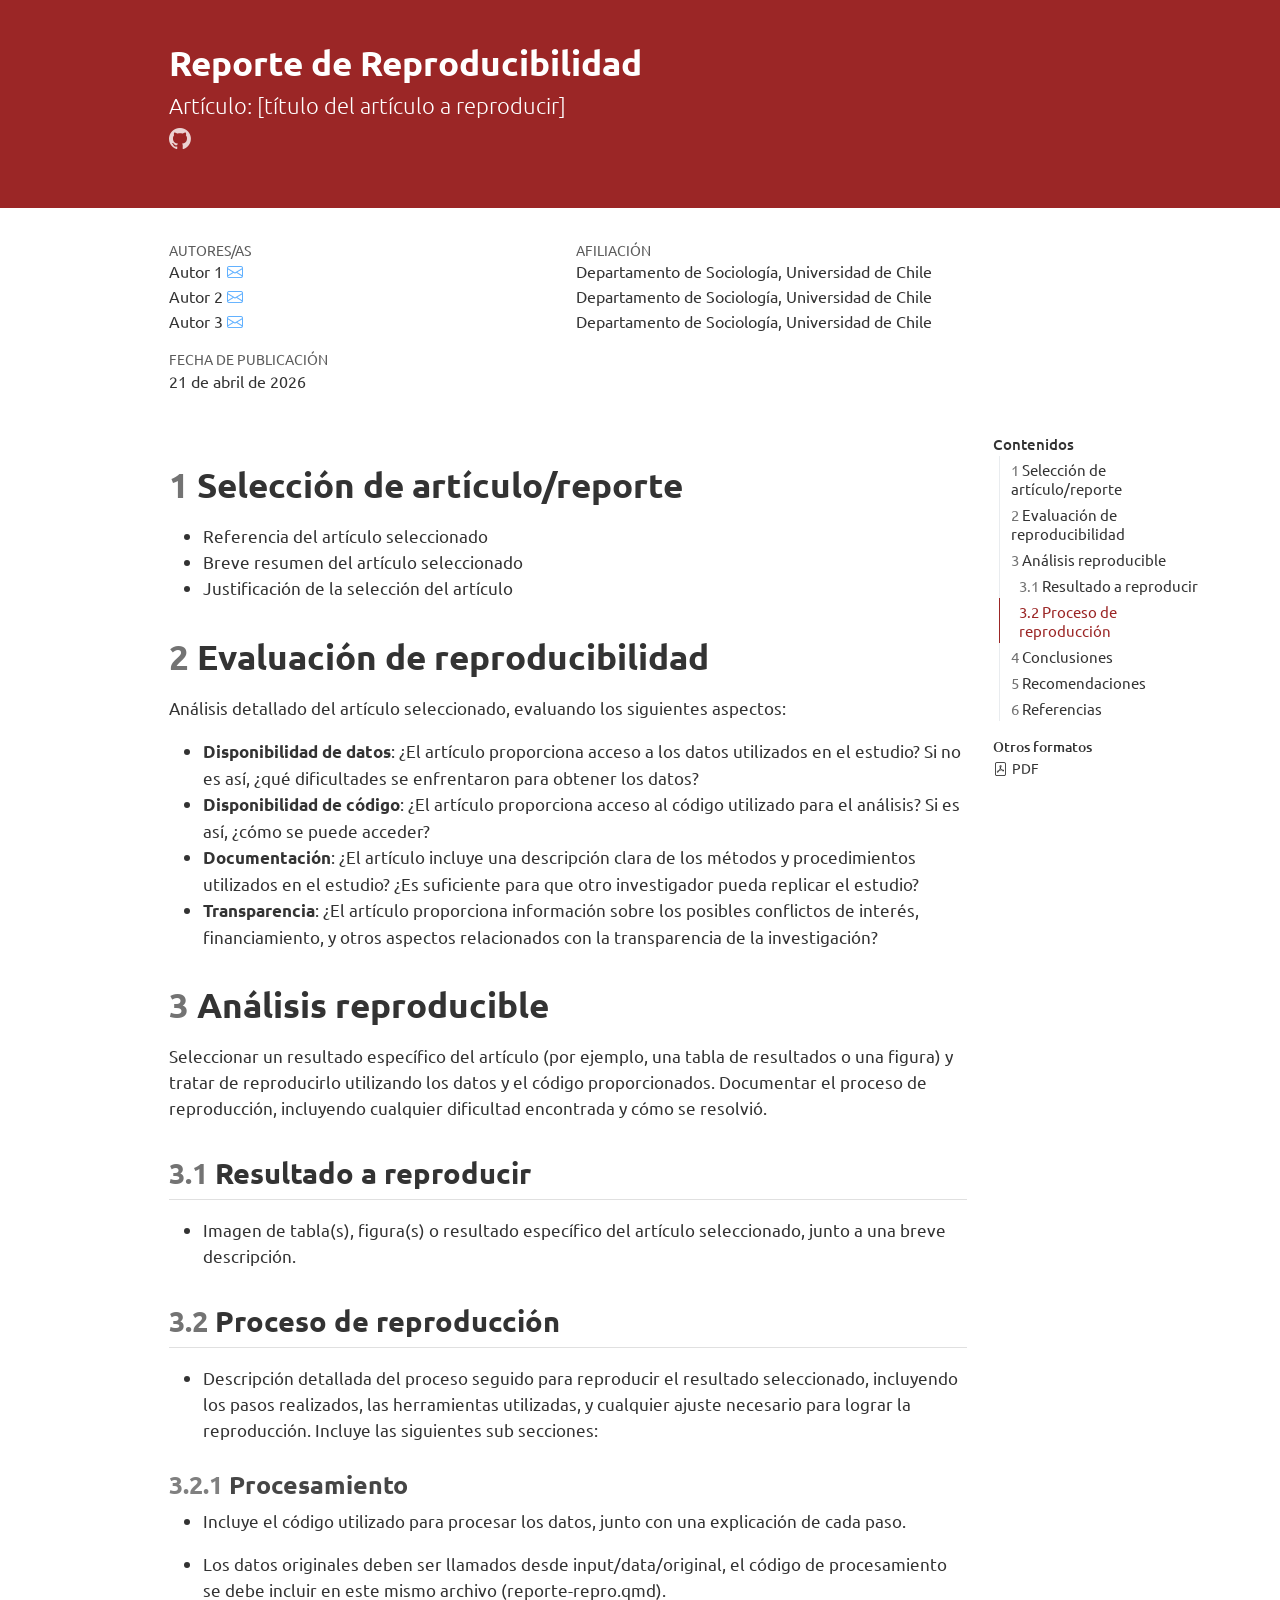
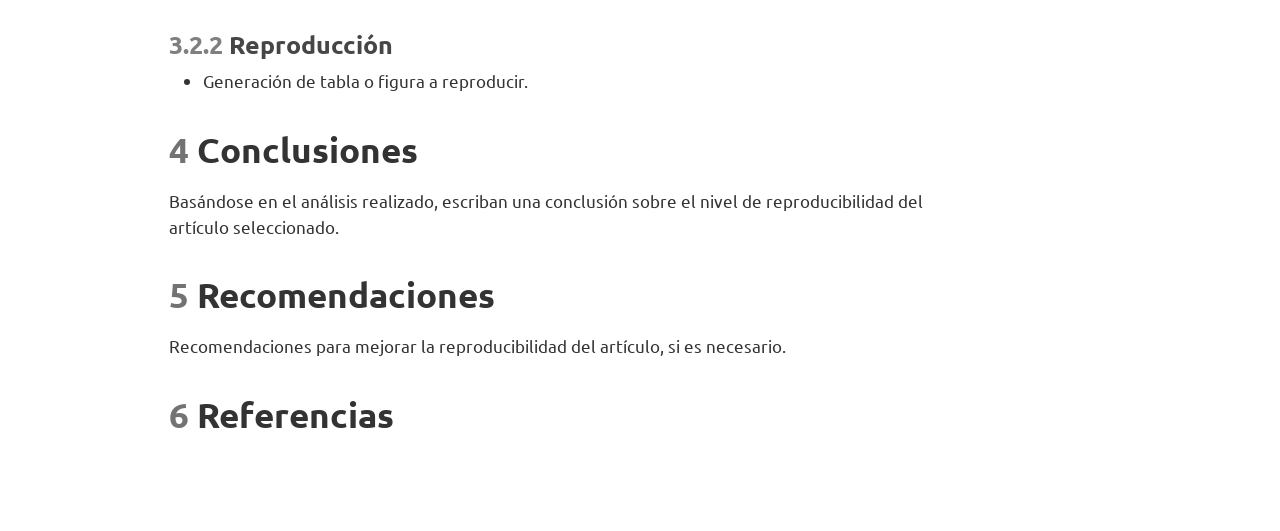
<file: index.html>
<!DOCTYPE html>
<html xmlns="http://www.w3.org/1999/xhtml" lang="es" xml:lang="es"><head>

<meta charset="utf-8">
<meta name="generator" content="quarto-1.7.33">

<meta name="viewport" content="width=device-width, initial-scale=1.0, user-scalable=yes">

<meta name="author" content="Autor 1">
<meta name="author" content="Autor 2">
<meta name="author" content="Autor 3">

<title>Reporte de Reproducibilidad</title>
<style>
code{white-space: pre-wrap;}
span.smallcaps{font-variant: small-caps;}
div.columns{display: flex; gap: min(4vw, 1.5em);}
div.column{flex: auto; overflow-x: auto;}
div.hanging-indent{margin-left: 1.5em; text-indent: -1.5em;}
ul.task-list{list-style: none;}
ul.task-list li input[type="checkbox"] {
  width: 0.8em;
  margin: 0 0.8em 0.2em -1em; /* quarto-specific, see https://github.com/quarto-dev/quarto-cli/issues/4556 */ 
  vertical-align: middle;
}
</style>


<script src="index_files/libs/clipboard/clipboard.min.js"></script>
<script src="index_files/libs/quarto-html/quarto.js" type="module"></script>
<script src="index_files/libs/quarto-html/tabsets/tabsets.js" type="module"></script>
<script src="index_files/libs/quarto-html/popper.min.js"></script>
<script src="index_files/libs/quarto-html/tippy.umd.min.js"></script>
<script src="index_files/libs/quarto-html/anchor.min.js"></script>
<link href="index_files/libs/quarto-html/tippy.css" rel="stylesheet">
<link href="index_files/libs/quarto-html/quarto-syntax-highlighting-ea385d0e468b0dd5ea5bf0780b1290d9.css" rel="stylesheet" id="quarto-text-highlighting-styles">
<script src="index_files/libs/bootstrap/bootstrap.min.js"></script>
<link href="index_files/libs/bootstrap/bootstrap-icons.css" rel="stylesheet">
<link href="index_files/libs/bootstrap/bootstrap-b832b01a31bc3ca4fdb8da1ffc392533.min.css" rel="stylesheet" append-hash="true" id="quarto-bootstrap" data-mode="light">
<style>
  h1.title {
    color: #ffffff !important;
  }
  .subtitle {
    color: #ffffff !important;
  }x
</style>


</head>

<body class="quarto-light">

<header id="title-block-header" class="quarto-title-block default page-columns page-full">
  <div class="quarto-title-banner page-columns page-full">
    <div class="quarto-title column-body">
      <h1 class="title">Reporte de Reproducibilidad</h1>
            <p class="subtitle lead">Artículo: [título del artículo a reproducir] <br><a href="https://github.com/data-soc/template-repro" target="_blank"><i class="bi bi-github"></i></a></p>
                      </div>
  </div>
    
  <div class="quarto-title-meta-author">
    <div class="quarto-title-meta-heading">Autores/as</div>
    <div class="quarto-title-meta-heading">Afiliación</div>
    
      <div class="quarto-title-meta-contents">
      <p class="author">Autor 1 <a href="mailto:mail@mail.com" class="quarto-title-author-email"><i class="bi bi-envelope"></i></a> </p>
    </div>
    <div class="quarto-title-meta-contents">
          <p class="affiliation">
              Departamento de Sociología, Universidad de Chile
            </p>
        </div>
      <div class="quarto-title-meta-contents">
      <p class="author">Autor 2 <a href="mailto:mail@mail.com" class="quarto-title-author-email"><i class="bi bi-envelope"></i></a> </p>
    </div>
    <div class="quarto-title-meta-contents">
          <p class="affiliation">
              Departamento de Sociología, Universidad de Chile
            </p>
        </div>
      <div class="quarto-title-meta-contents">
      <p class="author">Autor 3 <a href="mailto:mail@mail.com" class="quarto-title-author-email"><i class="bi bi-envelope"></i></a> </p>
    </div>
    <div class="quarto-title-meta-contents">
          <p class="affiliation">
              Departamento de Sociología, Universidad de Chile
            </p>
        </div>
    </div>

  <div class="quarto-title-meta">

        
      <div>
      <div class="quarto-title-meta-heading">Fecha de publicación</div>
      <div class="quarto-title-meta-contents">
        <p class="date">21 de abril de 2026</p>
      </div>
    </div>
    
      
    </div>
    
  
  </header><div id="quarto-content" class="page-columns page-rows-contents page-layout-article">
<div id="quarto-margin-sidebar" class="sidebar margin-sidebar">
  <nav id="TOC" role="doc-toc" class="toc-active" data-toc-expanded="2">
    <h2 id="toc-title">Contenidos</h2>
   
  <ul class="collapse">
  <li><a href="#selección-de-artículoreporte" id="toc-selección-de-artículoreporte" class="nav-link active" data-scroll-target="#selección-de-artículoreporte"><span class="header-section-number">1</span> Selección de artículo/reporte</a></li>
  <li><a href="#evaluación-de-reproducibilidad" id="toc-evaluación-de-reproducibilidad" class="nav-link" data-scroll-target="#evaluación-de-reproducibilidad"><span class="header-section-number">2</span> Evaluación de reproducibilidad</a></li>
  <li><a href="#análisis-reproducible" id="toc-análisis-reproducible" class="nav-link" data-scroll-target="#análisis-reproducible"><span class="header-section-number">3</span> Análisis reproducible</a>
  <ul class="collapse">
  <li><a href="#resultado-a-reproducir" id="toc-resultado-a-reproducir" class="nav-link" data-scroll-target="#resultado-a-reproducir"><span class="header-section-number">3.1</span> Resultado a reproducir</a></li>
  <li><a href="#proceso-de-reproducción" id="toc-proceso-de-reproducción" class="nav-link" data-scroll-target="#proceso-de-reproducción"><span class="header-section-number">3.2</span> Proceso de reproducción</a></li>
  </ul></li>
  <li><a href="#conclusiones" id="toc-conclusiones" class="nav-link" data-scroll-target="#conclusiones"><span class="header-section-number">4</span> Conclusiones</a></li>
  <li><a href="#recomendaciones" id="toc-recomendaciones" class="nav-link" data-scroll-target="#recomendaciones"><span class="header-section-number">5</span> Recomendaciones</a></li>
  <li><a href="#referencias" id="toc-referencias" class="nav-link" data-scroll-target="#referencias"><span class="header-section-number">6</span> Referencias</a></li>
  </ul>
<div class="quarto-alternate-formats"><h2>Otros formatos</h2><ul><li><a href="index.pdf"><i class="bi bi-file-pdf"></i>PDF</a></li></ul></div></nav>
</div>
<main class="content quarto-banner-title-block" id="quarto-document-content">





<section id="selección-de-artículoreporte" class="level1" data-number="1">
<h1 data-number="1"><span class="header-section-number">1</span> Selección de artículo/reporte</h1>
<ul>
<li>Referencia del artículo seleccionado</li>
<li>Breve resumen del artículo seleccionado</li>
<li>Justificación de la selección del artículo</li>
</ul>
</section>
<section id="evaluación-de-reproducibilidad" class="level1" data-number="2">
<h1 data-number="2"><span class="header-section-number">2</span> Evaluación de reproducibilidad</h1>
<p>Análisis detallado del artículo seleccionado, evaluando los siguientes aspectos:</p>
<ul>
<li><strong>Disponibilidad de datos</strong>: ¿El artículo proporciona acceso a los datos utilizados en el estudio? Si no es así, ¿qué dificultades se enfrentaron para obtener los datos?</li>
<li><strong>Disponibilidad de código</strong>: ¿El artículo proporciona acceso al código utilizado para el análisis? Si es así, ¿cómo se puede acceder?</li>
<li><strong>Documentación</strong>: ¿El artículo incluye una descripción clara de los métodos y procedimientos utilizados en el estudio? ¿Es suficiente para que otro investigador pueda replicar el estudio?</li>
<li><strong>Transparencia</strong>: ¿El artículo proporciona información sobre los posibles conflictos de interés, financiamiento, y otros aspectos relacionados con la transparencia de la investigación?</li>
</ul>
</section>
<section id="análisis-reproducible" class="level1" data-number="3">
<h1 data-number="3"><span class="header-section-number">3</span> Análisis reproducible</h1>
<p>Seleccionar un resultado específico del artículo (por ejemplo, una tabla de resultados o una figura) y tratar de reproducirlo utilizando los datos y el código proporcionados. Documentar el proceso de reproducción, incluyendo cualquier dificultad encontrada y cómo se resolvió.</p>
<section id="resultado-a-reproducir" class="level2" data-number="3.1">
<h2 data-number="3.1" class="anchored" data-anchor-id="resultado-a-reproducir"><span class="header-section-number">3.1</span> Resultado a reproducir</h2>
<ul>
<li>Imagen de tabla(s), figura(s) o resultado específico del artículo seleccionado, junto a una breve descripción.</li>
</ul>
</section>
<section id="proceso-de-reproducción" class="level2" data-number="3.2">
<h2 data-number="3.2" class="anchored" data-anchor-id="proceso-de-reproducción"><span class="header-section-number">3.2</span> Proceso de reproducción</h2>
<ul>
<li>Descripción detallada del proceso seguido para reproducir el resultado seleccionado, incluyendo los pasos realizados, las herramientas utilizadas, y cualquier ajuste necesario para lograr la reproducción. Incluye las siguientes sub secciones:</li>
</ul>
<section id="procesamiento" class="level3" data-number="3.2.1">
<h3 data-number="3.2.1" class="anchored" data-anchor-id="procesamiento"><span class="header-section-number">3.2.1</span> Procesamiento</h3>
<ul>
<li><p>Incluye el código utilizado para procesar los datos, junto con una explicación de cada paso.</p></li>
<li><p>Los datos originales deben ser llamados desde input/data/original, el código de procesamiento se debe incluir en este mismo archivo (reporte-repro.qmd).</p></li>
</ul>
</section>
<section id="reproducción" class="level3" data-number="3.2.2">
<h3 data-number="3.2.2" class="anchored" data-anchor-id="reproducción"><span class="header-section-number">3.2.2</span> Reproducción</h3>
<ul>
<li>Generación de tabla o figura a reproducir.</li>
</ul>
</section>
</section>
</section>
<section id="conclusiones" class="level1" data-number="4">
<h1 data-number="4"><span class="header-section-number">4</span> Conclusiones</h1>
<p>Basándose en el análisis realizado, escriban una conclusión sobre el nivel de reproducibilidad del artículo seleccionado.</p>
</section>
<section id="recomendaciones" class="level1" data-number="5">
<h1 data-number="5"><span class="header-section-number">5</span> Recomendaciones</h1>
<p>Recomendaciones para mejorar la reproducibilidad del artículo, si es necesario.</p>
</section>
<section id="referencias" class="level1" data-number="6">
<h1 data-number="6"><span class="header-section-number">6</span> Referencias</h1>
</section>

</main>
<!-- /main column -->
<script id="quarto-html-after-body" type="application/javascript">
  window.document.addEventListener("DOMContentLoaded", function (event) {
    const icon = "";
    const anchorJS = new window.AnchorJS();
    anchorJS.options = {
      placement: 'right',
      icon: icon
    };
    anchorJS.add('.anchored');
    const isCodeAnnotation = (el) => {
      for (const clz of el.classList) {
        if (clz.startsWith('code-annotation-')) {                     
          return true;
        }
      }
      return false;
    }
    const onCopySuccess = function(e) {
      // button target
      const button = e.trigger;
      // don't keep focus
      button.blur();
      // flash "checked"
      button.classList.add('code-copy-button-checked');
      var currentTitle = button.getAttribute("title");
      button.setAttribute("title", "Copiado");
      let tooltip;
      if (window.bootstrap) {
        button.setAttribute("data-bs-toggle", "tooltip");
        button.setAttribute("data-bs-placement", "left");
        button.setAttribute("data-bs-title", "Copiado");
        tooltip = new bootstrap.Tooltip(button, 
          { trigger: "manual", 
            customClass: "code-copy-button-tooltip",
            offset: [0, -8]});
        tooltip.show();    
      }
      setTimeout(function() {
        if (tooltip) {
          tooltip.hide();
          button.removeAttribute("data-bs-title");
          button.removeAttribute("data-bs-toggle");
          button.removeAttribute("data-bs-placement");
        }
        button.setAttribute("title", currentTitle);
        button.classList.remove('code-copy-button-checked');
      }, 1000);
      // clear code selection
      e.clearSelection();
    }
    const getTextToCopy = function(trigger) {
        const codeEl = trigger.previousElementSibling.cloneNode(true);
        for (const childEl of codeEl.children) {
          if (isCodeAnnotation(childEl)) {
            childEl.remove();
          }
        }
        return codeEl.innerText;
    }
    const clipboard = new window.ClipboardJS('.code-copy-button:not([data-in-quarto-modal])', {
      text: getTextToCopy
    });
    clipboard.on('success', onCopySuccess);
    if (window.document.getElementById('quarto-embedded-source-code-modal')) {
      const clipboardModal = new window.ClipboardJS('.code-copy-button[data-in-quarto-modal]', {
        text: getTextToCopy,
        container: window.document.getElementById('quarto-embedded-source-code-modal')
      });
      clipboardModal.on('success', onCopySuccess);
    }
      var localhostRegex = new RegExp(/^(?:http|https):\/\/localhost\:?[0-9]*\//);
      var mailtoRegex = new RegExp(/^mailto:/);
        var filterRegex = new RegExp('/' + window.location.host + '/');
      var isInternal = (href) => {
          return filterRegex.test(href) || localhostRegex.test(href) || mailtoRegex.test(href);
      }
      // Inspect non-navigation links and adorn them if external
     var links = window.document.querySelectorAll('a[href]:not(.nav-link):not(.navbar-brand):not(.toc-action):not(.sidebar-link):not(.sidebar-item-toggle):not(.pagination-link):not(.no-external):not([aria-hidden]):not(.dropdown-item):not(.quarto-navigation-tool):not(.about-link)');
      for (var i=0; i<links.length; i++) {
        const link = links[i];
        if (!isInternal(link.href)) {
          // undo the damage that might have been done by quarto-nav.js in the case of
          // links that we want to consider external
          if (link.dataset.originalHref !== undefined) {
            link.href = link.dataset.originalHref;
          }
        }
      }
    function tippyHover(el, contentFn, onTriggerFn, onUntriggerFn) {
      const config = {
        allowHTML: true,
        maxWidth: 500,
        delay: 100,
        arrow: false,
        appendTo: function(el) {
            return el.parentElement;
        },
        interactive: true,
        interactiveBorder: 10,
        theme: 'quarto',
        placement: 'bottom-start',
      };
      if (contentFn) {
        config.content = contentFn;
      }
      if (onTriggerFn) {
        config.onTrigger = onTriggerFn;
      }
      if (onUntriggerFn) {
        config.onUntrigger = onUntriggerFn;
      }
      window.tippy(el, config); 
    }
    const noterefs = window.document.querySelectorAll('a[role="doc-noteref"]');
    for (var i=0; i<noterefs.length; i++) {
      const ref = noterefs[i];
      tippyHover(ref, function() {
        // use id or data attribute instead here
        let href = ref.getAttribute('data-footnote-href') || ref.getAttribute('href');
        try { href = new URL(href).hash; } catch {}
        const id = href.replace(/^#\/?/, "");
        const note = window.document.getElementById(id);
        if (note) {
          return note.innerHTML;
        } else {
          return "";
        }
      });
    }
    const xrefs = window.document.querySelectorAll('a.quarto-xref');
    const processXRef = (id, note) => {
      // Strip column container classes
      const stripColumnClz = (el) => {
        el.classList.remove("page-full", "page-columns");
        if (el.children) {
          for (const child of el.children) {
            stripColumnClz(child);
          }
        }
      }
      stripColumnClz(note)
      if (id === null || id.startsWith('sec-')) {
        // Special case sections, only their first couple elements
        const container = document.createElement("div");
        if (note.children && note.children.length > 2) {
          container.appendChild(note.children[0].cloneNode(true));
          for (let i = 1; i < note.children.length; i++) {
            const child = note.children[i];
            if (child.tagName === "P" && child.innerText === "") {
              continue;
            } else {
              container.appendChild(child.cloneNode(true));
              break;
            }
          }
          if (window.Quarto?.typesetMath) {
            window.Quarto.typesetMath(container);
          }
          return container.innerHTML
        } else {
          if (window.Quarto?.typesetMath) {
            window.Quarto.typesetMath(note);
          }
          return note.innerHTML;
        }
      } else {
        // Remove any anchor links if they are present
        const anchorLink = note.querySelector('a.anchorjs-link');
        if (anchorLink) {
          anchorLink.remove();
        }
        if (window.Quarto?.typesetMath) {
          window.Quarto.typesetMath(note);
        }
        if (note.classList.contains("callout")) {
          return note.outerHTML;
        } else {
          return note.innerHTML;
        }
      }
    }
    for (var i=0; i<xrefs.length; i++) {
      const xref = xrefs[i];
      tippyHover(xref, undefined, function(instance) {
        instance.disable();
        let url = xref.getAttribute('href');
        let hash = undefined; 
        if (url.startsWith('#')) {
          hash = url;
        } else {
          try { hash = new URL(url).hash; } catch {}
        }
        if (hash) {
          const id = hash.replace(/^#\/?/, "");
          const note = window.document.getElementById(id);
          if (note !== null) {
            try {
              const html = processXRef(id, note.cloneNode(true));
              instance.setContent(html);
            } finally {
              instance.enable();
              instance.show();
            }
          } else {
            // See if we can fetch this
            fetch(url.split('#')[0])
            .then(res => res.text())
            .then(html => {
              const parser = new DOMParser();
              const htmlDoc = parser.parseFromString(html, "text/html");
              const note = htmlDoc.getElementById(id);
              if (note !== null) {
                const html = processXRef(id, note);
                instance.setContent(html);
              } 
            }).finally(() => {
              instance.enable();
              instance.show();
            });
          }
        } else {
          // See if we can fetch a full url (with no hash to target)
          // This is a special case and we should probably do some content thinning / targeting
          fetch(url)
          .then(res => res.text())
          .then(html => {
            const parser = new DOMParser();
            const htmlDoc = parser.parseFromString(html, "text/html");
            const note = htmlDoc.querySelector('main.content');
            if (note !== null) {
              // This should only happen for chapter cross references
              // (since there is no id in the URL)
              // remove the first header
              if (note.children.length > 0 && note.children[0].tagName === "HEADER") {
                note.children[0].remove();
              }
              const html = processXRef(null, note);
              instance.setContent(html);
            } 
          }).finally(() => {
            instance.enable();
            instance.show();
          });
        }
      }, function(instance) {
      });
    }
        let selectedAnnoteEl;
        const selectorForAnnotation = ( cell, annotation) => {
          let cellAttr = 'data-code-cell="' + cell + '"';
          let lineAttr = 'data-code-annotation="' +  annotation + '"';
          const selector = 'span[' + cellAttr + '][' + lineAttr + ']';
          return selector;
        }
        const selectCodeLines = (annoteEl) => {
          const doc = window.document;
          const targetCell = annoteEl.getAttribute("data-target-cell");
          const targetAnnotation = annoteEl.getAttribute("data-target-annotation");
          const annoteSpan = window.document.querySelector(selectorForAnnotation(targetCell, targetAnnotation));
          const lines = annoteSpan.getAttribute("data-code-lines").split(",");
          const lineIds = lines.map((line) => {
            return targetCell + "-" + line;
          })
          let top = null;
          let height = null;
          let parent = null;
          if (lineIds.length > 0) {
              //compute the position of the single el (top and bottom and make a div)
              const el = window.document.getElementById(lineIds[0]);
              top = el.offsetTop;
              height = el.offsetHeight;
              parent = el.parentElement.parentElement;
            if (lineIds.length > 1) {
              const lastEl = window.document.getElementById(lineIds[lineIds.length - 1]);
              const bottom = lastEl.offsetTop + lastEl.offsetHeight;
              height = bottom - top;
            }
            if (top !== null && height !== null && parent !== null) {
              // cook up a div (if necessary) and position it 
              let div = window.document.getElementById("code-annotation-line-highlight");
              if (div === null) {
                div = window.document.createElement("div");
                div.setAttribute("id", "code-annotation-line-highlight");
                div.style.position = 'absolute';
                parent.appendChild(div);
              }
              div.style.top = top - 2 + "px";
              div.style.height = height + 4 + "px";
              div.style.left = 0;
              let gutterDiv = window.document.getElementById("code-annotation-line-highlight-gutter");
              if (gutterDiv === null) {
                gutterDiv = window.document.createElement("div");
                gutterDiv.setAttribute("id", "code-annotation-line-highlight-gutter");
                gutterDiv.style.position = 'absolute';
                const codeCell = window.document.getElementById(targetCell);
                const gutter = codeCell.querySelector('.code-annotation-gutter');
                gutter.appendChild(gutterDiv);
              }
              gutterDiv.style.top = top - 2 + "px";
              gutterDiv.style.height = height + 4 + "px";
            }
            selectedAnnoteEl = annoteEl;
          }
        };
        const unselectCodeLines = () => {
          const elementsIds = ["code-annotation-line-highlight", "code-annotation-line-highlight-gutter"];
          elementsIds.forEach((elId) => {
            const div = window.document.getElementById(elId);
            if (div) {
              div.remove();
            }
          });
          selectedAnnoteEl = undefined;
        };
          // Handle positioning of the toggle
      window.addEventListener(
        "resize",
        throttle(() => {
          elRect = undefined;
          if (selectedAnnoteEl) {
            selectCodeLines(selectedAnnoteEl);
          }
        }, 10)
      );
      function throttle(fn, ms) {
      let throttle = false;
      let timer;
        return (...args) => {
          if(!throttle) { // first call gets through
              fn.apply(this, args);
              throttle = true;
          } else { // all the others get throttled
              if(timer) clearTimeout(timer); // cancel #2
              timer = setTimeout(() => {
                fn.apply(this, args);
                timer = throttle = false;
              }, ms);
          }
        };
      }
        // Attach click handler to the DT
        const annoteDls = window.document.querySelectorAll('dt[data-target-cell]');
        for (const annoteDlNode of annoteDls) {
          annoteDlNode.addEventListener('click', (event) => {
            const clickedEl = event.target;
            if (clickedEl !== selectedAnnoteEl) {
              unselectCodeLines();
              const activeEl = window.document.querySelector('dt[data-target-cell].code-annotation-active');
              if (activeEl) {
                activeEl.classList.remove('code-annotation-active');
              }
              selectCodeLines(clickedEl);
              clickedEl.classList.add('code-annotation-active');
            } else {
              // Unselect the line
              unselectCodeLines();
              clickedEl.classList.remove('code-annotation-active');
            }
          });
        }
    const findCites = (el) => {
      const parentEl = el.parentElement;
      if (parentEl) {
        const cites = parentEl.dataset.cites;
        if (cites) {
          return {
            el,
            cites: cites.split(' ')
          };
        } else {
          return findCites(el.parentElement)
        }
      } else {
        return undefined;
      }
    };
    var bibliorefs = window.document.querySelectorAll('a[role="doc-biblioref"]');
    for (var i=0; i<bibliorefs.length; i++) {
      const ref = bibliorefs[i];
      const citeInfo = findCites(ref);
      if (citeInfo) {
        tippyHover(citeInfo.el, function() {
          var popup = window.document.createElement('div');
          citeInfo.cites.forEach(function(cite) {
            var citeDiv = window.document.createElement('div');
            citeDiv.classList.add('hanging-indent');
            citeDiv.classList.add('csl-entry');
            var biblioDiv = window.document.getElementById('ref-' + cite);
            if (biblioDiv) {
              citeDiv.innerHTML = biblioDiv.innerHTML;
            }
            popup.appendChild(citeDiv);
          });
          return popup.innerHTML;
        });
      }
    }
  });
  </script>
</div> <!-- /content -->




</body></html>
</file>
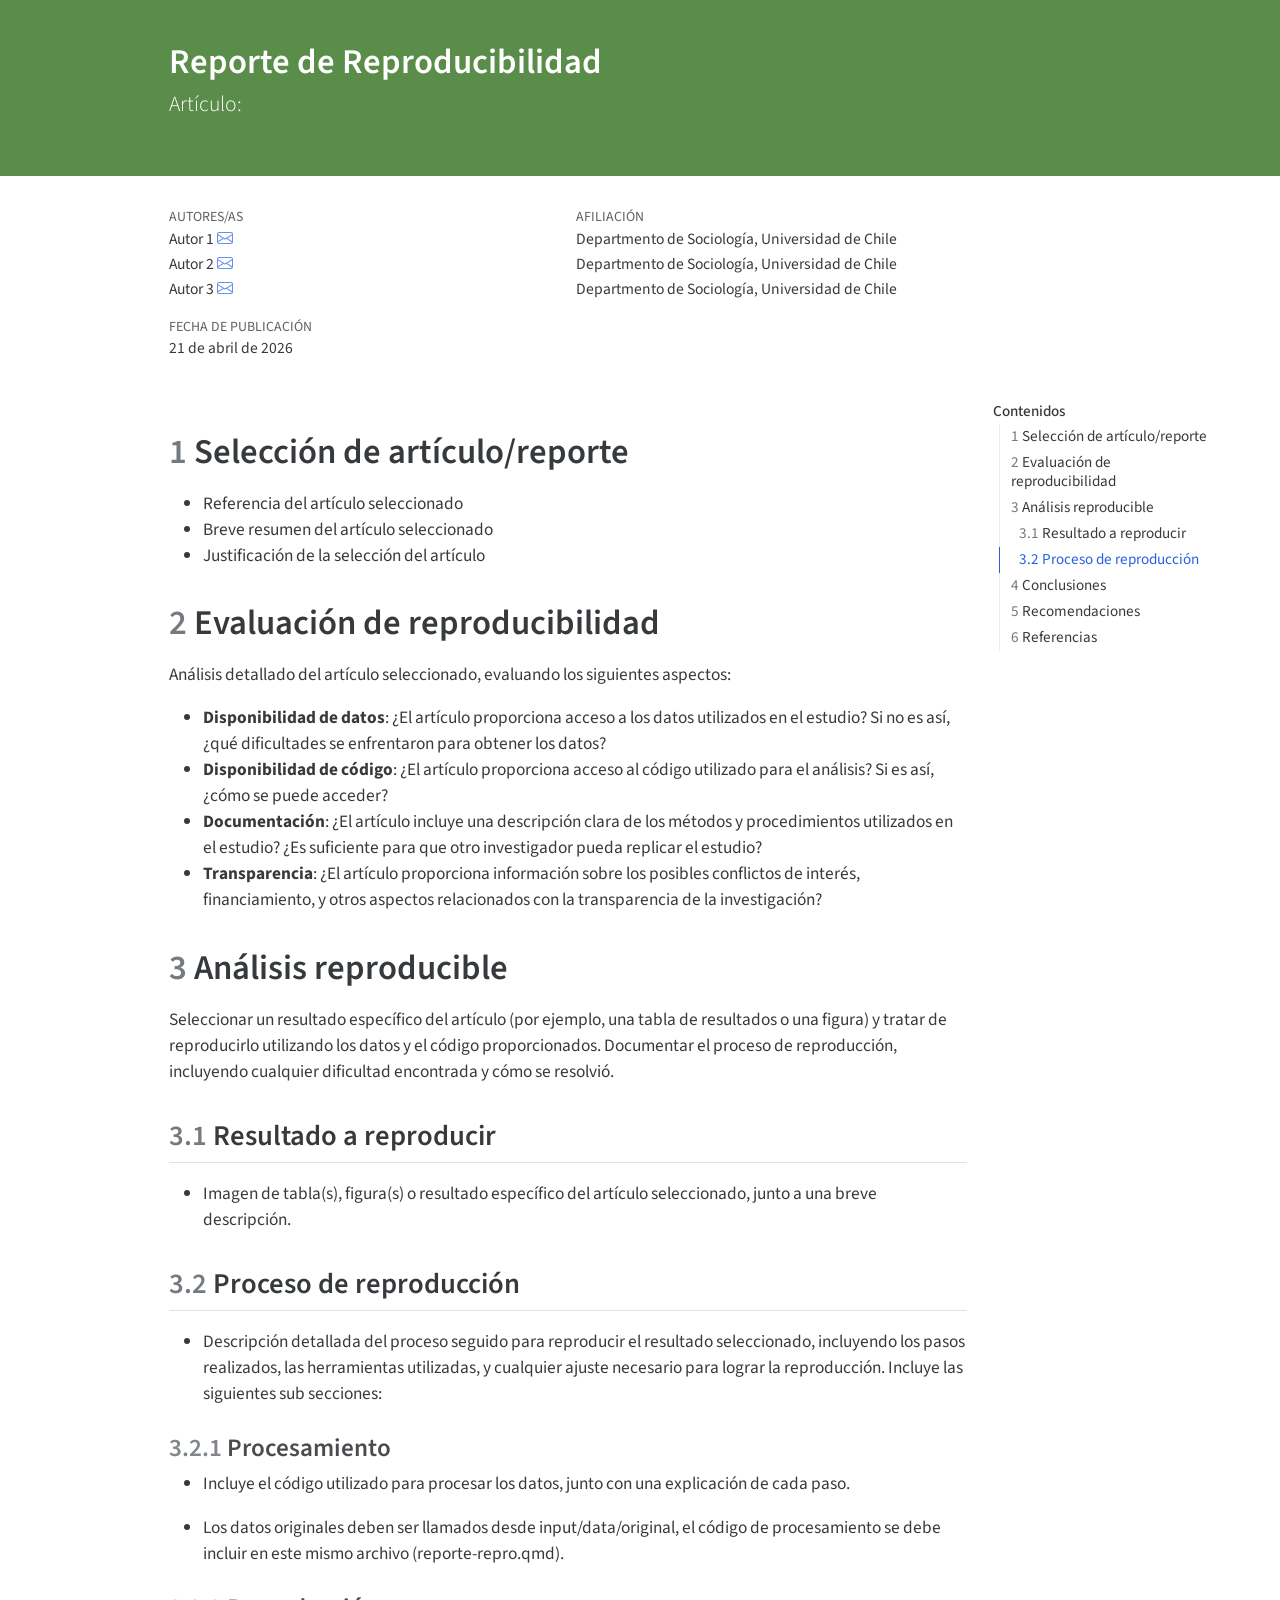
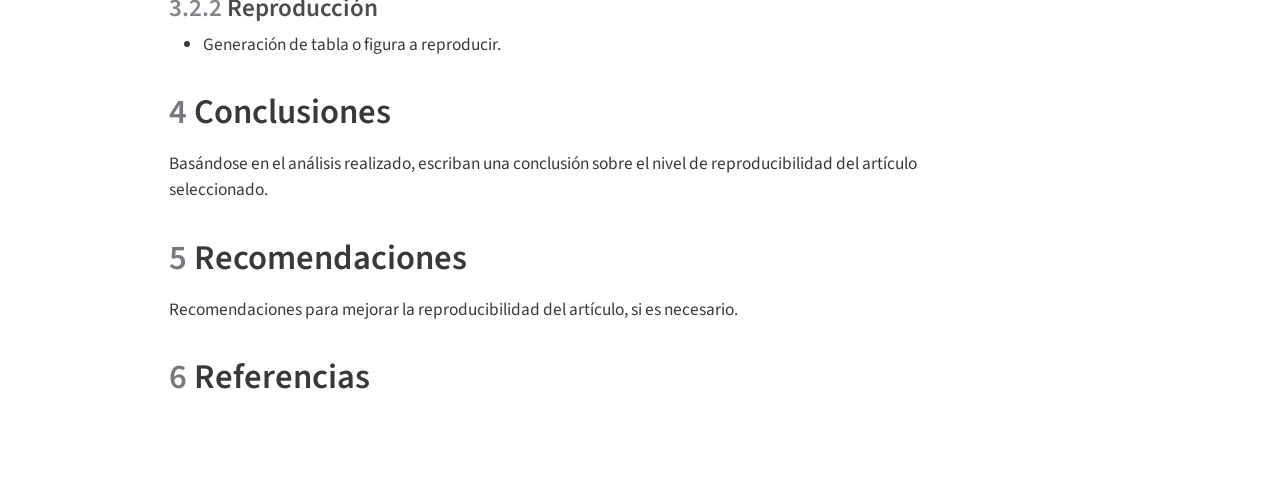
<file: reporte-repro.html>
<!DOCTYPE html>
<html xmlns="http://www.w3.org/1999/xhtml" lang="es" xml:lang="es"><head>

<meta charset="utf-8">
<meta name="generator" content="quarto-1.7.33">

<meta name="viewport" content="width=device-width, initial-scale=1.0, user-scalable=yes">

<meta name="author" content="Autor 1">
<meta name="author" content="Autor 2">
<meta name="author" content="Autor 3">

<title>Reporte de Reproducibilidad</title>
<style>
code{white-space: pre-wrap;}
span.smallcaps{font-variant: small-caps;}
div.columns{display: flex; gap: min(4vw, 1.5em);}
div.column{flex: auto; overflow-x: auto;}
div.hanging-indent{margin-left: 1.5em; text-indent: -1.5em;}
ul.task-list{list-style: none;}
ul.task-list li input[type="checkbox"] {
  width: 0.8em;
  margin: 0 0.8em 0.2em -1em; /* quarto-specific, see https://github.com/quarto-dev/quarto-cli/issues/4556 */ 
  vertical-align: middle;
}
</style>


<script src="reporte-repro_files/libs/clipboard/clipboard.min.js"></script>
<script src="reporte-repro_files/libs/quarto-html/quarto.js" type="module"></script>
<script src="reporte-repro_files/libs/quarto-html/tabsets/tabsets.js" type="module"></script>
<script src="reporte-repro_files/libs/quarto-html/popper.min.js"></script>
<script src="reporte-repro_files/libs/quarto-html/tippy.umd.min.js"></script>
<script src="reporte-repro_files/libs/quarto-html/anchor.min.js"></script>
<link href="reporte-repro_files/libs/quarto-html/tippy.css" rel="stylesheet">
<link href="reporte-repro_files/libs/quarto-html/quarto-syntax-highlighting-ea385d0e468b0dd5ea5bf0780b1290d9.css" rel="stylesheet" id="quarto-text-highlighting-styles">
<script src="reporte-repro_files/libs/bootstrap/bootstrap.min.js"></script>
<link href="reporte-repro_files/libs/bootstrap/bootstrap-icons.css" rel="stylesheet">
<link href="reporte-repro_files/libs/bootstrap/bootstrap-88280a38b4e44a4f0accf89f1bceb87b.min.css" rel="stylesheet" append-hash="true" id="quarto-bootstrap" data-mode="light">
<style>

      .quarto-title-block .quarto-title-banner {
        background: #5a8d49;
      }
</style>
<style>
  h1.title {
    color: #ffffff !important;
  }
  .subtitle {
    color: #ffffff !important;
  }
</style>


</head>

<body class="quarto-light">

<header id="title-block-header" class="quarto-title-block default page-columns page-full">
  <div class="quarto-title-banner page-columns page-full">
    <div class="quarto-title column-body">
      <h1 class="title">Reporte de Reproducibilidad</h1>
            <p class="subtitle lead">Artículo:</p>
                      </div>
  </div>
    
  <div class="quarto-title-meta-author">
    <div class="quarto-title-meta-heading">Autores/as</div>
    <div class="quarto-title-meta-heading">Afiliación</div>
    
      <div class="quarto-title-meta-contents">
      <p class="author">Autor 1 <a href="mailto:mail@mail.com" class="quarto-title-author-email"><i class="bi bi-envelope"></i></a> </p>
    </div>
    <div class="quarto-title-meta-contents">
          <p class="affiliation">
              Departmento de Sociología, Universidad de Chile
            </p>
        </div>
      <div class="quarto-title-meta-contents">
      <p class="author">Autor 2 <a href="mailto:mail@mail.com" class="quarto-title-author-email"><i class="bi bi-envelope"></i></a> </p>
    </div>
    <div class="quarto-title-meta-contents">
          <p class="affiliation">
              Departmento de Sociología, Universidad de Chile
            </p>
        </div>
      <div class="quarto-title-meta-contents">
      <p class="author">Autor 3 <a href="mailto:mail@mail.com" class="quarto-title-author-email"><i class="bi bi-envelope"></i></a> </p>
    </div>
    <div class="quarto-title-meta-contents">
          <p class="affiliation">
              Departmento de Sociología, Universidad de Chile
            </p>
        </div>
    </div>

  <div class="quarto-title-meta">

        
      <div>
      <div class="quarto-title-meta-heading">Fecha de publicación</div>
      <div class="quarto-title-meta-contents">
        <p class="date">21 de abril de 2026</p>
      </div>
    </div>
    
      
    </div>
    
  
  </header><div id="quarto-content" class="page-columns page-rows-contents page-layout-article">
<div id="quarto-margin-sidebar" class="sidebar margin-sidebar">
  <nav id="TOC" role="doc-toc" class="toc-active" data-toc-expanded="2">
    <h2 id="toc-title">Contenidos</h2>
   
  <ul class="collapse">
  <li><a href="#selección-de-artículoreporte" id="toc-selección-de-artículoreporte" class="nav-link active" data-scroll-target="#selección-de-artículoreporte"><span class="header-section-number">1</span> Selección de artículo/reporte</a></li>
  <li><a href="#evaluación-de-reproducibilidad" id="toc-evaluación-de-reproducibilidad" class="nav-link" data-scroll-target="#evaluación-de-reproducibilidad"><span class="header-section-number">2</span> Evaluación de reproducibilidad</a></li>
  <li><a href="#análisis-reproducible" id="toc-análisis-reproducible" class="nav-link" data-scroll-target="#análisis-reproducible"><span class="header-section-number">3</span> Análisis reproducible</a>
  <ul class="collapse">
  <li><a href="#resultado-a-reproducir" id="toc-resultado-a-reproducir" class="nav-link" data-scroll-target="#resultado-a-reproducir"><span class="header-section-number">3.1</span> Resultado a reproducir</a></li>
  <li><a href="#proceso-de-reproducción" id="toc-proceso-de-reproducción" class="nav-link" data-scroll-target="#proceso-de-reproducción"><span class="header-section-number">3.2</span> Proceso de reproducción</a></li>
  </ul></li>
  <li><a href="#conclusiones" id="toc-conclusiones" class="nav-link" data-scroll-target="#conclusiones"><span class="header-section-number">4</span> Conclusiones</a></li>
  <li><a href="#recomendaciones" id="toc-recomendaciones" class="nav-link" data-scroll-target="#recomendaciones"><span class="header-section-number">5</span> Recomendaciones</a></li>
  <li><a href="#referencias" id="toc-referencias" class="nav-link" data-scroll-target="#referencias"><span class="header-section-number">6</span> Referencias</a></li>
  </ul>
</nav>
</div>
<main class="content quarto-banner-title-block" id="quarto-document-content">





<section id="selección-de-artículoreporte" class="level1" data-number="1">
<h1 data-number="1"><span class="header-section-number">1</span> Selección de artículo/reporte</h1>
<ul>
<li>Referencia del artículo seleccionado</li>
<li>Breve resumen del artículo seleccionado</li>
<li>Justificación de la selección del artículo</li>
</ul>
</section>
<section id="evaluación-de-reproducibilidad" class="level1" data-number="2">
<h1 data-number="2"><span class="header-section-number">2</span> Evaluación de reproducibilidad</h1>
<p>Análisis detallado del artículo seleccionado, evaluando los siguientes aspectos:</p>
<ul>
<li><strong>Disponibilidad de datos</strong>: ¿El artículo proporciona acceso a los datos utilizados en el estudio? Si no es así, ¿qué dificultades se enfrentaron para obtener los datos?</li>
<li><strong>Disponibilidad de código</strong>: ¿El artículo proporciona acceso al código utilizado para el análisis? Si es así, ¿cómo se puede acceder?</li>
<li><strong>Documentación</strong>: ¿El artículo incluye una descripción clara de los métodos y procedimientos utilizados en el estudio? ¿Es suficiente para que otro investigador pueda replicar el estudio?</li>
<li><strong>Transparencia</strong>: ¿El artículo proporciona información sobre los posibles conflictos de interés, financiamiento, y otros aspectos relacionados con la transparencia de la investigación?</li>
</ul>
</section>
<section id="análisis-reproducible" class="level1" data-number="3">
<h1 data-number="3"><span class="header-section-number">3</span> Análisis reproducible</h1>
<p>Seleccionar un resultado específico del artículo (por ejemplo, una tabla de resultados o una figura) y tratar de reproducirlo utilizando los datos y el código proporcionados. Documentar el proceso de reproducción, incluyendo cualquier dificultad encontrada y cómo se resolvió.</p>
<section id="resultado-a-reproducir" class="level2" data-number="3.1">
<h2 data-number="3.1" class="anchored" data-anchor-id="resultado-a-reproducir"><span class="header-section-number">3.1</span> Resultado a reproducir</h2>
<ul>
<li>Imagen de tabla(s), figura(s) o resultado específico del artículo seleccionado, junto a una breve descripción.</li>
</ul>
</section>
<section id="proceso-de-reproducción" class="level2" data-number="3.2">
<h2 data-number="3.2" class="anchored" data-anchor-id="proceso-de-reproducción"><span class="header-section-number">3.2</span> Proceso de reproducción</h2>
<ul>
<li>Descripción detallada del proceso seguido para reproducir el resultado seleccionado, incluyendo los pasos realizados, las herramientas utilizadas, y cualquier ajuste necesario para lograr la reproducción. Incluye las siguientes sub secciones:</li>
</ul>
<section id="procesamiento" class="level3" data-number="3.2.1">
<h3 data-number="3.2.1" class="anchored" data-anchor-id="procesamiento"><span class="header-section-number">3.2.1</span> Procesamiento</h3>
<ul>
<li><p>Incluye el código utilizado para procesar los datos, junto con una explicación de cada paso.</p></li>
<li><p>Los datos originales deben ser llamados desde input/data/original, el código de procesamiento se debe incluir en este mismo archivo (reporte-repro.qmd).</p></li>
</ul>
</section>
<section id="reproducción" class="level3" data-number="3.2.2">
<h3 data-number="3.2.2" class="anchored" data-anchor-id="reproducción"><span class="header-section-number">3.2.2</span> Reproducción</h3>
<ul>
<li>Generación de tabla o figura a reproducir.</li>
</ul>
</section>
</section>
</section>
<section id="conclusiones" class="level1" data-number="4">
<h1 data-number="4"><span class="header-section-number">4</span> Conclusiones</h1>
<p>Basándose en el análisis realizado, escriban una conclusión sobre el nivel de reproducibilidad del artículo seleccionado.</p>
</section>
<section id="recomendaciones" class="level1" data-number="5">
<h1 data-number="5"><span class="header-section-number">5</span> Recomendaciones</h1>
<p>Recomendaciones para mejorar la reproducibilidad del artículo, si es necesario.</p>
</section>
<section id="referencias" class="level1" data-number="6">
<h1 data-number="6"><span class="header-section-number">6</span> Referencias</h1>
</section>

</main>
<!-- /main column -->
<script id="quarto-html-after-body" type="application/javascript">
  window.document.addEventListener("DOMContentLoaded", function (event) {
    const icon = "";
    const anchorJS = new window.AnchorJS();
    anchorJS.options = {
      placement: 'right',
      icon: icon
    };
    anchorJS.add('.anchored');
    const isCodeAnnotation = (el) => {
      for (const clz of el.classList) {
        if (clz.startsWith('code-annotation-')) {                     
          return true;
        }
      }
      return false;
    }
    const onCopySuccess = function(e) {
      // button target
      const button = e.trigger;
      // don't keep focus
      button.blur();
      // flash "checked"
      button.classList.add('code-copy-button-checked');
      var currentTitle = button.getAttribute("title");
      button.setAttribute("title", "Copiado");
      let tooltip;
      if (window.bootstrap) {
        button.setAttribute("data-bs-toggle", "tooltip");
        button.setAttribute("data-bs-placement", "left");
        button.setAttribute("data-bs-title", "Copiado");
        tooltip = new bootstrap.Tooltip(button, 
          { trigger: "manual", 
            customClass: "code-copy-button-tooltip",
            offset: [0, -8]});
        tooltip.show();    
      }
      setTimeout(function() {
        if (tooltip) {
          tooltip.hide();
          button.removeAttribute("data-bs-title");
          button.removeAttribute("data-bs-toggle");
          button.removeAttribute("data-bs-placement");
        }
        button.setAttribute("title", currentTitle);
        button.classList.remove('code-copy-button-checked');
      }, 1000);
      // clear code selection
      e.clearSelection();
    }
    const getTextToCopy = function(trigger) {
        const codeEl = trigger.previousElementSibling.cloneNode(true);
        for (const childEl of codeEl.children) {
          if (isCodeAnnotation(childEl)) {
            childEl.remove();
          }
        }
        return codeEl.innerText;
    }
    const clipboard = new window.ClipboardJS('.code-copy-button:not([data-in-quarto-modal])', {
      text: getTextToCopy
    });
    clipboard.on('success', onCopySuccess);
    if (window.document.getElementById('quarto-embedded-source-code-modal')) {
      const clipboardModal = new window.ClipboardJS('.code-copy-button[data-in-quarto-modal]', {
        text: getTextToCopy,
        container: window.document.getElementById('quarto-embedded-source-code-modal')
      });
      clipboardModal.on('success', onCopySuccess);
    }
      var localhostRegex = new RegExp(/^(?:http|https):\/\/localhost\:?[0-9]*\//);
      var mailtoRegex = new RegExp(/^mailto:/);
        var filterRegex = new RegExp('/' + window.location.host + '/');
      var isInternal = (href) => {
          return filterRegex.test(href) || localhostRegex.test(href) || mailtoRegex.test(href);
      }
      // Inspect non-navigation links and adorn them if external
     var links = window.document.querySelectorAll('a[href]:not(.nav-link):not(.navbar-brand):not(.toc-action):not(.sidebar-link):not(.sidebar-item-toggle):not(.pagination-link):not(.no-external):not([aria-hidden]):not(.dropdown-item):not(.quarto-navigation-tool):not(.about-link)');
      for (var i=0; i<links.length; i++) {
        const link = links[i];
        if (!isInternal(link.href)) {
          // undo the damage that might have been done by quarto-nav.js in the case of
          // links that we want to consider external
          if (link.dataset.originalHref !== undefined) {
            link.href = link.dataset.originalHref;
          }
        }
      }
    function tippyHover(el, contentFn, onTriggerFn, onUntriggerFn) {
      const config = {
        allowHTML: true,
        maxWidth: 500,
        delay: 100,
        arrow: false,
        appendTo: function(el) {
            return el.parentElement;
        },
        interactive: true,
        interactiveBorder: 10,
        theme: 'quarto',
        placement: 'bottom-start',
      };
      if (contentFn) {
        config.content = contentFn;
      }
      if (onTriggerFn) {
        config.onTrigger = onTriggerFn;
      }
      if (onUntriggerFn) {
        config.onUntrigger = onUntriggerFn;
      }
      window.tippy(el, config); 
    }
    const noterefs = window.document.querySelectorAll('a[role="doc-noteref"]');
    for (var i=0; i<noterefs.length; i++) {
      const ref = noterefs[i];
      tippyHover(ref, function() {
        // use id or data attribute instead here
        let href = ref.getAttribute('data-footnote-href') || ref.getAttribute('href');
        try { href = new URL(href).hash; } catch {}
        const id = href.replace(/^#\/?/, "");
        const note = window.document.getElementById(id);
        if (note) {
          return note.innerHTML;
        } else {
          return "";
        }
      });
    }
    const xrefs = window.document.querySelectorAll('a.quarto-xref');
    const processXRef = (id, note) => {
      // Strip column container classes
      const stripColumnClz = (el) => {
        el.classList.remove("page-full", "page-columns");
        if (el.children) {
          for (const child of el.children) {
            stripColumnClz(child);
          }
        }
      }
      stripColumnClz(note)
      if (id === null || id.startsWith('sec-')) {
        // Special case sections, only their first couple elements
        const container = document.createElement("div");
        if (note.children && note.children.length > 2) {
          container.appendChild(note.children[0].cloneNode(true));
          for (let i = 1; i < note.children.length; i++) {
            const child = note.children[i];
            if (child.tagName === "P" && child.innerText === "") {
              continue;
            } else {
              container.appendChild(child.cloneNode(true));
              break;
            }
          }
          if (window.Quarto?.typesetMath) {
            window.Quarto.typesetMath(container);
          }
          return container.innerHTML
        } else {
          if (window.Quarto?.typesetMath) {
            window.Quarto.typesetMath(note);
          }
          return note.innerHTML;
        }
      } else {
        // Remove any anchor links if they are present
        const anchorLink = note.querySelector('a.anchorjs-link');
        if (anchorLink) {
          anchorLink.remove();
        }
        if (window.Quarto?.typesetMath) {
          window.Quarto.typesetMath(note);
        }
        if (note.classList.contains("callout")) {
          return note.outerHTML;
        } else {
          return note.innerHTML;
        }
      }
    }
    for (var i=0; i<xrefs.length; i++) {
      const xref = xrefs[i];
      tippyHover(xref, undefined, function(instance) {
        instance.disable();
        let url = xref.getAttribute('href');
        let hash = undefined; 
        if (url.startsWith('#')) {
          hash = url;
        } else {
          try { hash = new URL(url).hash; } catch {}
        }
        if (hash) {
          const id = hash.replace(/^#\/?/, "");
          const note = window.document.getElementById(id);
          if (note !== null) {
            try {
              const html = processXRef(id, note.cloneNode(true));
              instance.setContent(html);
            } finally {
              instance.enable();
              instance.show();
            }
          } else {
            // See if we can fetch this
            fetch(url.split('#')[0])
            .then(res => res.text())
            .then(html => {
              const parser = new DOMParser();
              const htmlDoc = parser.parseFromString(html, "text/html");
              const note = htmlDoc.getElementById(id);
              if (note !== null) {
                const html = processXRef(id, note);
                instance.setContent(html);
              } 
            }).finally(() => {
              instance.enable();
              instance.show();
            });
          }
        } else {
          // See if we can fetch a full url (with no hash to target)
          // This is a special case and we should probably do some content thinning / targeting
          fetch(url)
          .then(res => res.text())
          .then(html => {
            const parser = new DOMParser();
            const htmlDoc = parser.parseFromString(html, "text/html");
            const note = htmlDoc.querySelector('main.content');
            if (note !== null) {
              // This should only happen for chapter cross references
              // (since there is no id in the URL)
              // remove the first header
              if (note.children.length > 0 && note.children[0].tagName === "HEADER") {
                note.children[0].remove();
              }
              const html = processXRef(null, note);
              instance.setContent(html);
            } 
          }).finally(() => {
            instance.enable();
            instance.show();
          });
        }
      }, function(instance) {
      });
    }
        let selectedAnnoteEl;
        const selectorForAnnotation = ( cell, annotation) => {
          let cellAttr = 'data-code-cell="' + cell + '"';
          let lineAttr = 'data-code-annotation="' +  annotation + '"';
          const selector = 'span[' + cellAttr + '][' + lineAttr + ']';
          return selector;
        }
        const selectCodeLines = (annoteEl) => {
          const doc = window.document;
          const targetCell = annoteEl.getAttribute("data-target-cell");
          const targetAnnotation = annoteEl.getAttribute("data-target-annotation");
          const annoteSpan = window.document.querySelector(selectorForAnnotation(targetCell, targetAnnotation));
          const lines = annoteSpan.getAttribute("data-code-lines").split(",");
          const lineIds = lines.map((line) => {
            return targetCell + "-" + line;
          })
          let top = null;
          let height = null;
          let parent = null;
          if (lineIds.length > 0) {
              //compute the position of the single el (top and bottom and make a div)
              const el = window.document.getElementById(lineIds[0]);
              top = el.offsetTop;
              height = el.offsetHeight;
              parent = el.parentElement.parentElement;
            if (lineIds.length > 1) {
              const lastEl = window.document.getElementById(lineIds[lineIds.length - 1]);
              const bottom = lastEl.offsetTop + lastEl.offsetHeight;
              height = bottom - top;
            }
            if (top !== null && height !== null && parent !== null) {
              // cook up a div (if necessary) and position it 
              let div = window.document.getElementById("code-annotation-line-highlight");
              if (div === null) {
                div = window.document.createElement("div");
                div.setAttribute("id", "code-annotation-line-highlight");
                div.style.position = 'absolute';
                parent.appendChild(div);
              }
              div.style.top = top - 2 + "px";
              div.style.height = height + 4 + "px";
              div.style.left = 0;
              let gutterDiv = window.document.getElementById("code-annotation-line-highlight-gutter");
              if (gutterDiv === null) {
                gutterDiv = window.document.createElement("div");
                gutterDiv.setAttribute("id", "code-annotation-line-highlight-gutter");
                gutterDiv.style.position = 'absolute';
                const codeCell = window.document.getElementById(targetCell);
                const gutter = codeCell.querySelector('.code-annotation-gutter');
                gutter.appendChild(gutterDiv);
              }
              gutterDiv.style.top = top - 2 + "px";
              gutterDiv.style.height = height + 4 + "px";
            }
            selectedAnnoteEl = annoteEl;
          }
        };
        const unselectCodeLines = () => {
          const elementsIds = ["code-annotation-line-highlight", "code-annotation-line-highlight-gutter"];
          elementsIds.forEach((elId) => {
            const div = window.document.getElementById(elId);
            if (div) {
              div.remove();
            }
          });
          selectedAnnoteEl = undefined;
        };
          // Handle positioning of the toggle
      window.addEventListener(
        "resize",
        throttle(() => {
          elRect = undefined;
          if (selectedAnnoteEl) {
            selectCodeLines(selectedAnnoteEl);
          }
        }, 10)
      );
      function throttle(fn, ms) {
      let throttle = false;
      let timer;
        return (...args) => {
          if(!throttle) { // first call gets through
              fn.apply(this, args);
              throttle = true;
          } else { // all the others get throttled
              if(timer) clearTimeout(timer); // cancel #2
              timer = setTimeout(() => {
                fn.apply(this, args);
                timer = throttle = false;
              }, ms);
          }
        };
      }
        // Attach click handler to the DT
        const annoteDls = window.document.querySelectorAll('dt[data-target-cell]');
        for (const annoteDlNode of annoteDls) {
          annoteDlNode.addEventListener('click', (event) => {
            const clickedEl = event.target;
            if (clickedEl !== selectedAnnoteEl) {
              unselectCodeLines();
              const activeEl = window.document.querySelector('dt[data-target-cell].code-annotation-active');
              if (activeEl) {
                activeEl.classList.remove('code-annotation-active');
              }
              selectCodeLines(clickedEl);
              clickedEl.classList.add('code-annotation-active');
            } else {
              // Unselect the line
              unselectCodeLines();
              clickedEl.classList.remove('code-annotation-active');
            }
          });
        }
    const findCites = (el) => {
      const parentEl = el.parentElement;
      if (parentEl) {
        const cites = parentEl.dataset.cites;
        if (cites) {
          return {
            el,
            cites: cites.split(' ')
          };
        } else {
          return findCites(el.parentElement)
        }
      } else {
        return undefined;
      }
    };
    var bibliorefs = window.document.querySelectorAll('a[role="doc-biblioref"]');
    for (var i=0; i<bibliorefs.length; i++) {
      const ref = bibliorefs[i];
      const citeInfo = findCites(ref);
      if (citeInfo) {
        tippyHover(citeInfo.el, function() {
          var popup = window.document.createElement('div');
          citeInfo.cites.forEach(function(cite) {
            var citeDiv = window.document.createElement('div');
            citeDiv.classList.add('hanging-indent');
            citeDiv.classList.add('csl-entry');
            var biblioDiv = window.document.getElementById('ref-' + cite);
            if (biblioDiv) {
              citeDiv.innerHTML = biblioDiv.innerHTML;
            }
            popup.appendChild(citeDiv);
          });
          return popup.innerHTML;
        });
      }
    }
  });
  </script>
</div> <!-- /content -->




</body></html>
</file>
<file: index_files/libs/quarto-html/tippy.css>
.tippy-box[data-animation=fade][data-state=hidden]{opacity:0}[data-tippy-root]{max-width:calc(100vw - 10px)}.tippy-box{position:relative;background-color:#333;color:#fff;border-radius:4px;font-size:14px;line-height:1.4;white-space:normal;outline:0;transition-property:transform,visibility,opacity}.tippy-box[data-placement^=top]>.tippy-arrow{bottom:0}.tippy-box[data-placement^=top]>.tippy-arrow:before{bottom:-7px;left:0;border-width:8px 8px 0;border-top-color:initial;transform-origin:center top}.tippy-box[data-placement^=bottom]>.tippy-arrow{top:0}.tippy-box[data-placement^=bottom]>.tippy-arrow:before{top:-7px;left:0;border-width:0 8px 8px;border-bottom-color:initial;transform-origin:center bottom}.tippy-box[data-placement^=left]>.tippy-arrow{right:0}.tippy-box[data-placement^=left]>.tippy-arrow:before{border-width:8px 0 8px 8px;border-left-color:initial;right:-7px;transform-origin:center left}.tippy-box[data-placement^=right]>.tippy-arrow{left:0}.tippy-box[data-placement^=right]>.tippy-arrow:before{left:-7px;border-width:8px 8px 8px 0;border-right-color:initial;transform-origin:center right}.tippy-box[data-inertia][data-state=visible]{transition-timing-function:cubic-bezier(.54,1.5,.38,1.11)}.tippy-arrow{width:16px;height:16px;color:#333}.tippy-arrow:before{content:"";position:absolute;border-color:transparent;border-style:solid}.tippy-content{position:relative;padding:5px 9px;z-index:1}
</file>
<file: index_files/libs/quarto-html/quarto-syntax-highlighting-ea385d0e468b0dd5ea5bf0780b1290d9.css>
/* quarto syntax highlight colors */
:root {
  --quarto-hl-ot-color: #003B4F;
  --quarto-hl-at-color: #657422;
  --quarto-hl-ss-color: #20794D;
  --quarto-hl-an-color: #5E5E5E;
  --quarto-hl-fu-color: #4758AB;
  --quarto-hl-st-color: #20794D;
  --quarto-hl-cf-color: #003B4F;
  --quarto-hl-op-color: #5E5E5E;
  --quarto-hl-er-color: #AD0000;
  --quarto-hl-bn-color: #AD0000;
  --quarto-hl-al-color: #AD0000;
  --quarto-hl-va-color: #111111;
  --quarto-hl-bu-color: inherit;
  --quarto-hl-ex-color: inherit;
  --quarto-hl-pp-color: #AD0000;
  --quarto-hl-in-color: #5E5E5E;
  --quarto-hl-vs-color: #20794D;
  --quarto-hl-wa-color: #5E5E5E;
  --quarto-hl-do-color: #5E5E5E;
  --quarto-hl-im-color: #00769E;
  --quarto-hl-ch-color: #20794D;
  --quarto-hl-dt-color: #AD0000;
  --quarto-hl-fl-color: #AD0000;
  --quarto-hl-co-color: #5E5E5E;
  --quarto-hl-cv-color: #5E5E5E;
  --quarto-hl-cn-color: #8f5902;
  --quarto-hl-sc-color: #5E5E5E;
  --quarto-hl-dv-color: #AD0000;
  --quarto-hl-kw-color: #003B4F;
}

/* other quarto variables */
:root {
  --quarto-font-monospace: SFMono-Regular, Menlo, Monaco, Consolas, "Liberation Mono", "Courier New", monospace;
}

/* syntax highlight based on Pandoc's rules */
pre > code.sourceCode > span {
  color: #003B4F;
}

code.sourceCode > span {
  color: #003B4F;
}

div.sourceCode,
div.sourceCode pre.sourceCode {
  color: #003B4F;
}

/* Normal */
code span {
  color: #003B4F;
}

/* Alert */
code span.al {
  color: #AD0000;
  font-style: inherit;
}

/* Annotation */
code span.an {
  color: #5E5E5E;
  font-style: inherit;
}

/* Attribute */
code span.at {
  color: #657422;
  font-style: inherit;
}

/* BaseN */
code span.bn {
  color: #AD0000;
  font-style: inherit;
}

/* BuiltIn */
code span.bu {
  font-style: inherit;
}

/* ControlFlow */
code span.cf {
  color: #003B4F;
  font-weight: bold;
  font-style: inherit;
}

/* Char */
code span.ch {
  color: #20794D;
  font-style: inherit;
}

/* Constant */
code span.cn {
  color: #8f5902;
  font-style: inherit;
}

/* Comment */
code span.co {
  color: #5E5E5E;
  font-style: inherit;
}

/* CommentVar */
code span.cv {
  color: #5E5E5E;
  font-style: italic;
}

/* Documentation */
code span.do {
  color: #5E5E5E;
  font-style: italic;
}

/* DataType */
code span.dt {
  color: #AD0000;
  font-style: inherit;
}

/* DecVal */
code span.dv {
  color: #AD0000;
  font-style: inherit;
}

/* Error */
code span.er {
  color: #AD0000;
  font-style: inherit;
}

/* Extension */
code span.ex {
  font-style: inherit;
}

/* Float */
code span.fl {
  color: #AD0000;
  font-style: inherit;
}

/* Function */
code span.fu {
  color: #4758AB;
  font-style: inherit;
}

/* Import */
code span.im {
  color: #00769E;
  font-style: inherit;
}

/* Information */
code span.in {
  color: #5E5E5E;
  font-style: inherit;
}

/* Keyword */
code span.kw {
  color: #003B4F;
  font-weight: bold;
  font-style: inherit;
}

/* Operator */
code span.op {
  color: #5E5E5E;
  font-style: inherit;
}

/* Other */
code span.ot {
  color: #003B4F;
  font-style: inherit;
}

/* Preprocessor */
code span.pp {
  color: #AD0000;
  font-style: inherit;
}

/* SpecialChar */
code span.sc {
  color: #5E5E5E;
  font-style: inherit;
}

/* SpecialString */
code span.ss {
  color: #20794D;
  font-style: inherit;
}

/* String */
code span.st {
  color: #20794D;
  font-style: inherit;
}

/* Variable */
code span.va {
  color: #111111;
  font-style: inherit;
}

/* VerbatimString */
code span.vs {
  color: #20794D;
  font-style: inherit;
}

/* Warning */
code span.wa {
  color: #5E5E5E;
  font-style: italic;
}

.prevent-inlining {
  content: "</";
}

/*# sourceMappingURL=538754cbb4183396a2435bcb80637e05.css.map */
</file>
<file: reporte-repro_files/libs/quarto-html/tippy.css>
.tippy-box[data-animation=fade][data-state=hidden]{opacity:0}[data-tippy-root]{max-width:calc(100vw - 10px)}.tippy-box{position:relative;background-color:#333;color:#fff;border-radius:4px;font-size:14px;line-height:1.4;white-space:normal;outline:0;transition-property:transform,visibility,opacity}.tippy-box[data-placement^=top]>.tippy-arrow{bottom:0}.tippy-box[data-placement^=top]>.tippy-arrow:before{bottom:-7px;left:0;border-width:8px 8px 0;border-top-color:initial;transform-origin:center top}.tippy-box[data-placement^=bottom]>.tippy-arrow{top:0}.tippy-box[data-placement^=bottom]>.tippy-arrow:before{top:-7px;left:0;border-width:0 8px 8px;border-bottom-color:initial;transform-origin:center bottom}.tippy-box[data-placement^=left]>.tippy-arrow{right:0}.tippy-box[data-placement^=left]>.tippy-arrow:before{border-width:8px 0 8px 8px;border-left-color:initial;right:-7px;transform-origin:center left}.tippy-box[data-placement^=right]>.tippy-arrow{left:0}.tippy-box[data-placement^=right]>.tippy-arrow:before{left:-7px;border-width:8px 8px 8px 0;border-right-color:initial;transform-origin:center right}.tippy-box[data-inertia][data-state=visible]{transition-timing-function:cubic-bezier(.54,1.5,.38,1.11)}.tippy-arrow{width:16px;height:16px;color:#333}.tippy-arrow:before{content:"";position:absolute;border-color:transparent;border-style:solid}.tippy-content{position:relative;padding:5px 9px;z-index:1}
</file>
<file: reporte-repro_files/libs/quarto-html/quarto-syntax-highlighting-ea385d0e468b0dd5ea5bf0780b1290d9.css>
/* quarto syntax highlight colors */
:root {
  --quarto-hl-ot-color: #003B4F;
  --quarto-hl-at-color: #657422;
  --quarto-hl-ss-color: #20794D;
  --quarto-hl-an-color: #5E5E5E;
  --quarto-hl-fu-color: #4758AB;
  --quarto-hl-st-color: #20794D;
  --quarto-hl-cf-color: #003B4F;
  --quarto-hl-op-color: #5E5E5E;
  --quarto-hl-er-color: #AD0000;
  --quarto-hl-bn-color: #AD0000;
  --quarto-hl-al-color: #AD0000;
  --quarto-hl-va-color: #111111;
  --quarto-hl-bu-color: inherit;
  --quarto-hl-ex-color: inherit;
  --quarto-hl-pp-color: #AD0000;
  --quarto-hl-in-color: #5E5E5E;
  --quarto-hl-vs-color: #20794D;
  --quarto-hl-wa-color: #5E5E5E;
  --quarto-hl-do-color: #5E5E5E;
  --quarto-hl-im-color: #00769E;
  --quarto-hl-ch-color: #20794D;
  --quarto-hl-dt-color: #AD0000;
  --quarto-hl-fl-color: #AD0000;
  --quarto-hl-co-color: #5E5E5E;
  --quarto-hl-cv-color: #5E5E5E;
  --quarto-hl-cn-color: #8f5902;
  --quarto-hl-sc-color: #5E5E5E;
  --quarto-hl-dv-color: #AD0000;
  --quarto-hl-kw-color: #003B4F;
}

/* other quarto variables */
:root {
  --quarto-font-monospace: SFMono-Regular, Menlo, Monaco, Consolas, "Liberation Mono", "Courier New", monospace;
}

/* syntax highlight based on Pandoc's rules */
pre > code.sourceCode > span {
  color: #003B4F;
}

code.sourceCode > span {
  color: #003B4F;
}

div.sourceCode,
div.sourceCode pre.sourceCode {
  color: #003B4F;
}

/* Normal */
code span {
  color: #003B4F;
}

/* Alert */
code span.al {
  color: #AD0000;
  font-style: inherit;
}

/* Annotation */
code span.an {
  color: #5E5E5E;
  font-style: inherit;
}

/* Attribute */
code span.at {
  color: #657422;
  font-style: inherit;
}

/* BaseN */
code span.bn {
  color: #AD0000;
  font-style: inherit;
}

/* BuiltIn */
code span.bu {
  font-style: inherit;
}

/* ControlFlow */
code span.cf {
  color: #003B4F;
  font-weight: bold;
  font-style: inherit;
}

/* Char */
code span.ch {
  color: #20794D;
  font-style: inherit;
}

/* Constant */
code span.cn {
  color: #8f5902;
  font-style: inherit;
}

/* Comment */
code span.co {
  color: #5E5E5E;
  font-style: inherit;
}

/* CommentVar */
code span.cv {
  color: #5E5E5E;
  font-style: italic;
}

/* Documentation */
code span.do {
  color: #5E5E5E;
  font-style: italic;
}

/* DataType */
code span.dt {
  color: #AD0000;
  font-style: inherit;
}

/* DecVal */
code span.dv {
  color: #AD0000;
  font-style: inherit;
}

/* Error */
code span.er {
  color: #AD0000;
  font-style: inherit;
}

/* Extension */
code span.ex {
  font-style: inherit;
}

/* Float */
code span.fl {
  color: #AD0000;
  font-style: inherit;
}

/* Function */
code span.fu {
  color: #4758AB;
  font-style: inherit;
}

/* Import */
code span.im {
  color: #00769E;
  font-style: inherit;
}

/* Information */
code span.in {
  color: #5E5E5E;
  font-style: inherit;
}

/* Keyword */
code span.kw {
  color: #003B4F;
  font-weight: bold;
  font-style: inherit;
}

/* Operator */
code span.op {
  color: #5E5E5E;
  font-style: inherit;
}

/* Other */
code span.ot {
  color: #003B4F;
  font-style: inherit;
}

/* Preprocessor */
code span.pp {
  color: #AD0000;
  font-style: inherit;
}

/* SpecialChar */
code span.sc {
  color: #5E5E5E;
  font-style: inherit;
}

/* SpecialString */
code span.ss {
  color: #20794D;
  font-style: inherit;
}

/* String */
code span.st {
  color: #20794D;
  font-style: inherit;
}

/* Variable */
code span.va {
  color: #111111;
  font-style: inherit;
}

/* VerbatimString */
code span.vs {
  color: #20794D;
  font-style: inherit;
}

/* Warning */
code span.wa {
  color: #5E5E5E;
  font-style: italic;
}

.prevent-inlining {
  content: "</";
}

/*# sourceMappingURL=538754cbb4183396a2435bcb80637e05.css.map */
</file>
